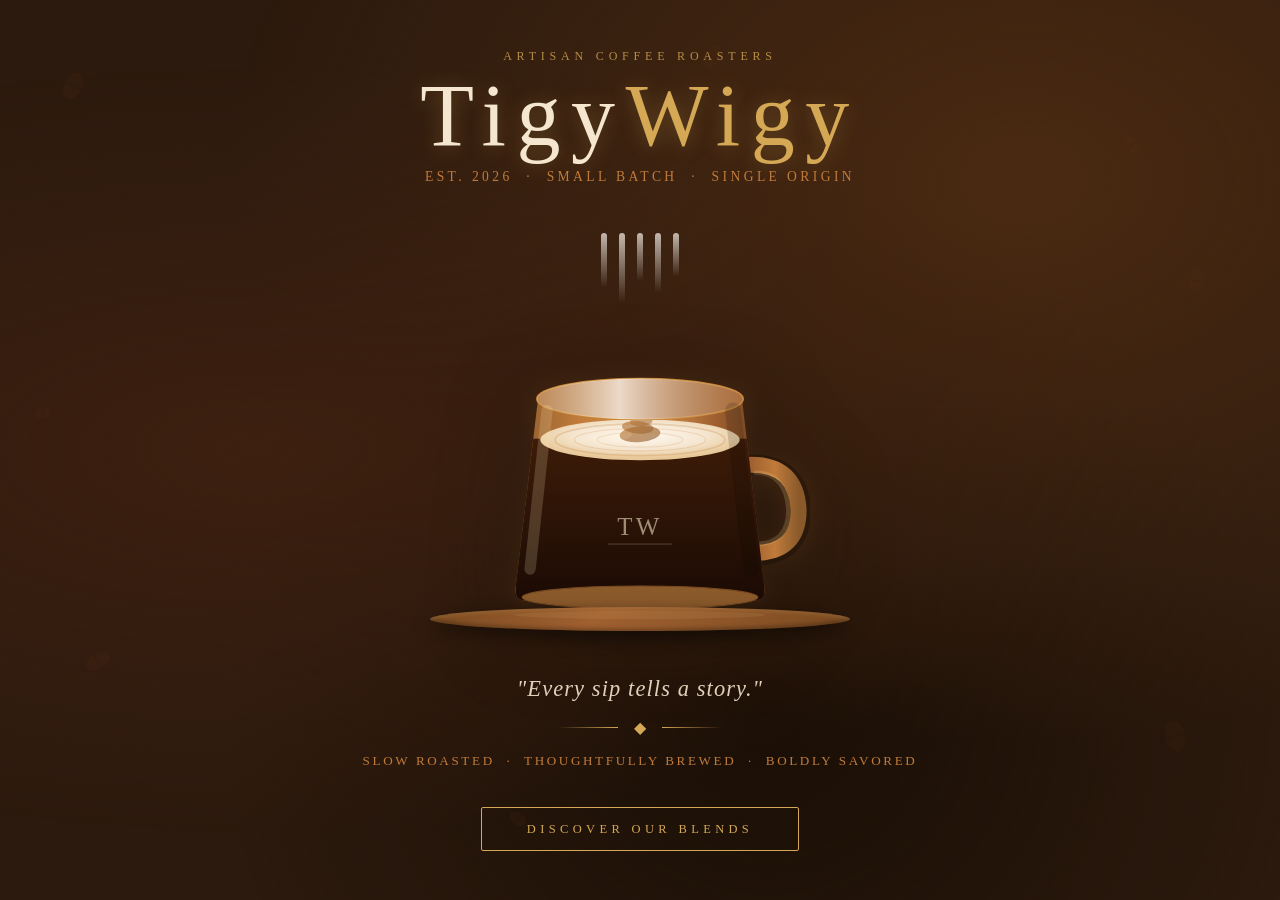
<file: index.html>
<!DOCTYPE html>
<html lang="en">
<head>
  <meta charset="UTF-8" />
  <meta name="viewport" content="width=device-width, initial-scale=1.0" />
  <title>TigyWigy Coffee</title>
  <style>
    /* ── Reset & Base ── */
    *, *::before, *::after { box-sizing: border-box; margin: 0; padding: 0; }

    :root {
      --espresso:   #2C1A0E;
      --roast:      #5C3317;
      --caramel:    #C07B3A;
      --cream:      #F5E6D0;
      --foam:       #FFF8F0;
      --steam:      rgba(255,248,240,0.7);
      --gold:       #D4A854;
      --text-dark:  #1A0F06;
    }

    html, body {
      height: 100%;
      font-family: 'Georgia', serif;
      background: var(--espresso);
      overflow-x: hidden;
    }

    /* ── Background texture ── */
    body::before {
      content: '';
      position: fixed;
      inset: 0;
      background:
        radial-gradient(ellipse at 20% 50%, #3d2010 0%, transparent 60%),
        radial-gradient(ellipse at 80% 20%, #4a2a12 0%, transparent 55%),
        radial-gradient(ellipse at 60% 80%, #1a0f06 0%, transparent 50%);
      pointer-events: none;
    }

    /* ── Layout ── */
    .page {
      min-height: 100vh;
      display: flex;
      flex-direction: column;
      align-items: center;
      justify-content: center;
      padding: 2rem;
      position: relative;
    }

    /* ── Brand header ── */
    .brand {
      text-align: center;
      margin-bottom: 3rem;
    }

    .brand-tag {
      font-size: 0.75rem;
      letter-spacing: 0.4em;
      text-transform: uppercase;
      color: var(--gold);
      opacity: 0.8;
      margin-bottom: 0.5rem;
    }

    .brand-name {
      font-size: clamp(2.8rem, 8vw, 5.5rem);
      font-weight: 400;
      color: var(--cream);
      letter-spacing: 0.12em;
      text-shadow: 0 2px 20px rgba(212,168,84,0.3);
      line-height: 1;
    }

    .brand-name span {
      color: var(--gold);
    }

    .brand-sub {
      font-size: 0.85rem;
      letter-spacing: 0.25em;
      text-transform: uppercase;
      color: var(--caramel);
      margin-top: 0.6rem;
    }

    /* ── Cup scene ── */
    .scene {
      display: flex;
      flex-direction: column;
      align-items: center;
      position: relative;
    }

    /* Steam */
    .steam-wrap {
      display: flex;
      gap: 12px;
      justify-content: center;
      height: 70px;
      margin-bottom: -6px;
    }

    .steam {
      width: 6px;
      border-radius: 3px;
      background: linear-gradient(to top, transparent, var(--steam));
      animation: rise 2.2s ease-in-out infinite;
      transform-origin: bottom center;
    }
    .steam:nth-child(1) { height: 55px; animation-delay: 0s;    animation-duration: 2.0s; }
    .steam:nth-child(2) { height: 70px; animation-delay: 0.4s;  animation-duration: 2.4s; }
    .steam:nth-child(3) { height: 48px; animation-delay: 0.8s;  animation-duration: 1.9s; }
    .steam:nth-child(4) { height: 60px; animation-delay: 1.2s;  animation-duration: 2.2s; }
    .steam:nth-child(5) { height: 44px; animation-delay: 1.6s;  animation-duration: 2.1s; }

    @keyframes rise {
      0%   { opacity: 0;   transform: scaleX(1)   translateY(0);  }
      20%  { opacity: 0.9; }
      60%  { opacity: 0.5; transform: scaleX(1.4) translateY(-18px); }
      100% { opacity: 0;   transform: scaleX(0.8) translateY(-36px); }
    }

    /* Cup SVG */
    .cup-svg {
      width: clamp(200px, 50vw, 340px);
      filter: drop-shadow(0 20px 40px rgba(0,0,0,0.6))
              drop-shadow(0 4px 12px rgba(192,123,58,0.25));
    }

    /* Saucer */
    .saucer {
      width: clamp(240px, 62vw, 420px);
      height: 24px;
      background: linear-gradient(135deg, #7a4a20 0%, #a06030 40%, #7a4a20 100%);
      border-radius: 50%;
      margin-top: -8px;
      box-shadow:
        0 6px 18px rgba(0,0,0,0.5),
        inset 0 2px 4px rgba(255,220,150,0.15),
        inset 0 -2px 4px rgba(0,0,0,0.3);
      position: relative;
    }
    .saucer::after {
      content: '';
      position: absolute;
      top: 4px; left: 50%;
      transform: translateX(-50%);
      width: 60%;
      height: 8px;
      border-radius: 50%;
      background: rgba(255,220,150,0.08);
    }

    /* ── Tagline ── */
    .tagline {
      margin-top: 2.8rem;
      text-align: center;
    }

    .tagline-text {
      font-size: clamp(1rem, 3vw, 1.4rem);
      color: var(--cream);
      font-style: italic;
      opacity: 0.9;
      letter-spacing: 0.05em;
    }

    .tagline-divider {
      display: flex;
      align-items: center;
      gap: 1rem;
      margin: 1rem auto;
      width: fit-content;
    }

    .tagline-divider::before,
    .tagline-divider::after {
      content: '';
      display: block;
      width: 60px;
      height: 1px;
      background: linear-gradient(to right, transparent, var(--gold));
    }
    .tagline-divider::after {
      background: linear-gradient(to left, transparent, var(--gold));
    }

    .tagline-icon { color: var(--gold); font-size: 1rem; }

    .tagline-desc {
      font-size: 0.82rem;
      letter-spacing: 0.2em;
      text-transform: uppercase;
      color: var(--caramel);
      margin-top: 0.4rem;
    }

    /* ── CTA button ── */
    .cta {
      margin-top: 2.4rem;
      display: inline-block;
      padding: 0.85rem 2.8rem;
      border: 1px solid var(--gold);
      color: var(--gold);
      font-size: 0.78rem;
      letter-spacing: 0.35em;
      text-transform: uppercase;
      text-decoration: none;
      border-radius: 2px;
      transition: background 0.3s, color 0.3s;
      cursor: pointer;
      background: transparent;
    }
    .cta:hover {
      background: var(--gold);
      color: var(--espresso);
    }

    /* ── Coffee beans decoration ── */
    .beans {
      position: fixed;
      inset: 0;
      pointer-events: none;
      overflow: hidden;
    }

    .bean {
      position: absolute;
      width: 14px;
      height: 22px;
      border-radius: 50%;
      background: var(--roast);
      opacity: 0.12;
      transform: rotate(var(--r));
    }
    .bean::after {
      content: '';
      position: absolute;
      top: 50%; left: 50%;
      transform: translate(-50%, -50%) rotate(90deg);
      width: 2px;
      height: 60%;
      background: rgba(0,0,0,0.3);
      border-radius: 1px;
    }
  </style>
</head>
<body>

  <!-- scattered bean decorations -->
  <div class="beans" aria-hidden="true">
    <div class="bean" style="top:8%;  left:5%;  --r:25deg;  width:18px; height:28px;"></div>
    <div class="bean" style="top:15%; left:88%; --r:-40deg; width:12px; height:20px;"></div>
    <div class="bean" style="top:72%; left:7%;  --r:60deg;  width:16px; height:26px;"></div>
    <div class="bean" style="top:80%; left:91%; --r:-15deg; width:20px; height:32px;"></div>
    <div class="bean" style="top:45%; left:3%;  --r:80deg;  width:10px; height:16px;"></div>
    <div class="bean" style="top:30%; left:93%; --r:10deg;  width:14px; height:22px;"></div>
    <div class="bean" style="top:90%; left:40%; --r:-55deg; width:12px; height:18px;"></div>
    <div class="bean" style="top:5%;  left:55%; --r:35deg;  width:16px; height:24px;"></div>
  </div>

  <main class="page">

    <!-- Brand -->
    <header class="brand">
      <p class="brand-tag">Artisan Coffee Roasters</p>
      <h1 class="brand-name">Tigy<span>Wigy</span></h1>
      <p class="brand-sub">Est. 2026 &nbsp;·&nbsp; Small Batch &nbsp;·&nbsp; Single Origin</p>
    </header>

    <!-- Cup -->
    <div class="scene">
      <div class="steam-wrap" aria-hidden="true">
        <div class="steam"></div>
        <div class="steam"></div>
        <div class="steam"></div>
        <div class="steam"></div>
        <div class="steam"></div>
      </div>

      <svg class="cup-svg" viewBox="0 0 300 280" xmlns="http://www.w3.org/2000/svg" role="img" aria-label="TigyWigy coffee cup">
        <defs>
          <!-- Cup body gradient -->
          <linearGradient id="cupGrad" x1="0%" y1="0%" x2="100%" y2="0%">
            <stop offset="0%"   stop-color="#8B5A2B"/>
            <stop offset="25%"  stop-color="#C07B3A"/>
            <stop offset="55%"  stop-color="#D4924A"/>
            <stop offset="80%"  stop-color="#A06030"/>
            <stop offset="100%" stop-color="#6B4020"/>
          </linearGradient>

          <!-- Coffee liquid gradient -->
          <linearGradient id="coffeeGrad" x1="0%" y1="0%" x2="0%" y2="100%">
            <stop offset="0%"  stop-color="#3D1C08"/>
            <stop offset="100%" stop-color="#1A0A04"/>
          </linearGradient>

          <!-- Foam gradient -->
          <radialGradient id="foamGrad" cx="50%" cy="40%" r="55%">
            <stop offset="0%"   stop-color="#FFF8F0"/>
            <stop offset="60%"  stop-color="#F5E6D0"/>
            <stop offset="100%" stop-color="#E8C898"/>
          </radialGradient>

          <!-- Latte art gradient -->
          <linearGradient id="artGrad" x1="0%" y1="0%" x2="100%" y2="100%">
            <stop offset="0%"  stop-color="#C07B3A" stop-opacity="0.9"/>
            <stop offset="100%" stop-color="#8B5A2B" stop-opacity="0.7"/>
          </linearGradient>

          <!-- Handle gradient -->
          <linearGradient id="handleGrad" x1="0%" y1="0%" x2="100%" y2="0%">
            <stop offset="0%"   stop-color="#A06030"/>
            <stop offset="50%"  stop-color="#C07B3A"/>
            <stop offset="100%" stop-color="#8B5A2B"/>
          </linearGradient>

          <!-- Rim highlight -->
          <linearGradient id="rimGrad" x1="0%" y1="0%" x2="100%" y2="0%">
            <stop offset="0%"   stop-color="#E8C898" stop-opacity="0.4"/>
            <stop offset="40%"  stop-color="#FFF8F0" stop-opacity="0.8"/>
            <stop offset="100%" stop-color="#C09060" stop-opacity="0.3"/>
          </linearGradient>

          <!-- Cup shadow -->
          <linearGradient id="shadowGrad" x1="0%" y1="0%" x2="0%" y2="100%">
            <stop offset="0%"  stop-color="#1A0A04" stop-opacity="0.4"/>
            <stop offset="100%" stop-color="#1A0A04" stop-opacity="0"/>
          </linearGradient>

          <clipPath id="cupClip">
            <path d="M 60 90 L 40 258 Q 40 268 50 268 L 250 268 Q 260 268 260 258 L 240 90 Z"/>
          </clipPath>
        </defs>

        <!-- Handle shadow -->
        <path d="M 248 148 Q 290 148 292 188 Q 292 228 250 228"
              fill="none" stroke="rgba(0,0,0,0.25)" stroke-width="18" stroke-linecap="round"/>

        <!-- Handle -->
        <path d="M 248 148 Q 288 148 290 188 Q 290 226 250 226"
              fill="none" stroke="url(#handleGrad)" stroke-width="14" stroke-linecap="round"/>
        <!-- Handle inner highlight -->
        <path d="M 252 155 Q 279 155 281 188 Q 281 218 252 218"
              fill="none" stroke="rgba(255,220,150,0.18)" stroke-width="4" stroke-linecap="round"/>

        <!-- Cup body -->
        <path d="M 60 90 L 40 258 Q 40 268 50 268 L 250 268 Q 260 268 260 258 L 240 90 Z"
              fill="url(#cupGrad)"/>

        <!-- Coffee liquid (inside cup) -->
        <g clip-path="url(#cupClip)">
          <!-- Dark coffee base -->
          <rect x="40" y="125" width="220" height="145" fill="url(#coffeeGrad)"/>

          <!-- Foam layer -->
          <ellipse cx="150" cy="126" rx="88" ry="18" fill="url(#foamGrad)"/>

          <!-- Latte art — leaf/rosetta design -->
          <!-- Central stem -->
          <path d="M 150 138 Q 150 118 150 108"
                fill="none" stroke="url(#artGrad)" stroke-width="3" stroke-linecap="round"/>

          <!-- Leaf petals -->
          <ellipse cx="150" cy="121" rx="18" ry="7" fill="url(#artGrad)" opacity="0.85" transform="rotate(-5 150 121)"/>
          <ellipse cx="148" cy="115" rx="14" ry="5.5" fill="url(#artGrad)" opacity="0.75" transform="rotate(5 148 115)"/>
          <ellipse cx="151" cy="110" rx="10" ry="4" fill="url(#artGrad)" opacity="0.65" transform="rotate(-3 151 110)"/>

          <!-- Ripple rings on foam -->
          <ellipse cx="150" cy="126" rx="75" ry="14" fill="none"
                   stroke="rgba(192,123,58,0.25)" stroke-width="1.5"/>
          <ellipse cx="150" cy="126" rx="58" ry="10" fill="none"
                   stroke="rgba(192,123,58,0.2)"  stroke-width="1"/>
          <ellipse cx="150" cy="126" rx="38" ry="6.5" fill="none"
                   stroke="rgba(192,123,58,0.18)" stroke-width="1"/>

          <!-- Highlight sheen on coffee surface -->
          <ellipse cx="125" cy="124" rx="18" ry="5" fill="rgba(255,240,210,0.12)" transform="rotate(-10 125 124)"/>
        </g>

        <!-- Cup rim top ellipse -->
        <ellipse cx="150" cy="90" rx="91" ry="18"
                 fill="#A06030" stroke="#C8883A" stroke-width="1.5"/>
        <ellipse cx="150" cy="90" rx="91" ry="18"
                 fill="url(#rimGrad)"/>

        <!-- Cup body sheen / left highlight -->
        <path d="M 68 100 L 53 240"
              stroke="rgba(255,230,180,0.18)" stroke-width="10" stroke-linecap="round"/>

        <!-- Right shadow on cup -->
        <path d="M 232 100 L 248 240"
              stroke="rgba(0,0,0,0.15)" stroke-width="14" stroke-linecap="round"/>

        <!-- Bottom ellipse -->
        <ellipse cx="150" cy="265" rx="104" ry="10"
                 fill="#8B5A2B" stroke="#7A4A20" stroke-width="1"/>

        <!-- Brand logo on cup -->
        <text x="150" y="210" text-anchor="middle"
              font-family="Georgia, serif"
              font-size="22" font-weight="400" letter-spacing="3"
              fill="rgba(255,240,210,0.55)">TW</text>

        <!-- Decorative line under logo -->
        <line x1="122" y1="218" x2="178" y2="218"
              stroke="rgba(255,240,210,0.25)" stroke-width="0.8"/>
      </svg>

      <div class="saucer"></div>
    </div>

    <!-- Tagline -->
    <div class="tagline">
      <p class="tagline-text">"Every sip tells a story."</p>
      <div class="tagline-divider">
        <span class="tagline-icon">&#9670;</span>
      </div>
      <p class="tagline-desc">Slow roasted &nbsp;·&nbsp; Thoughtfully brewed &nbsp;·&nbsp; Boldly savored</p>
      <a class="cta" href="#">Discover Our Blends</a>
    </div>

  </main>

</body>
</html>
</file>
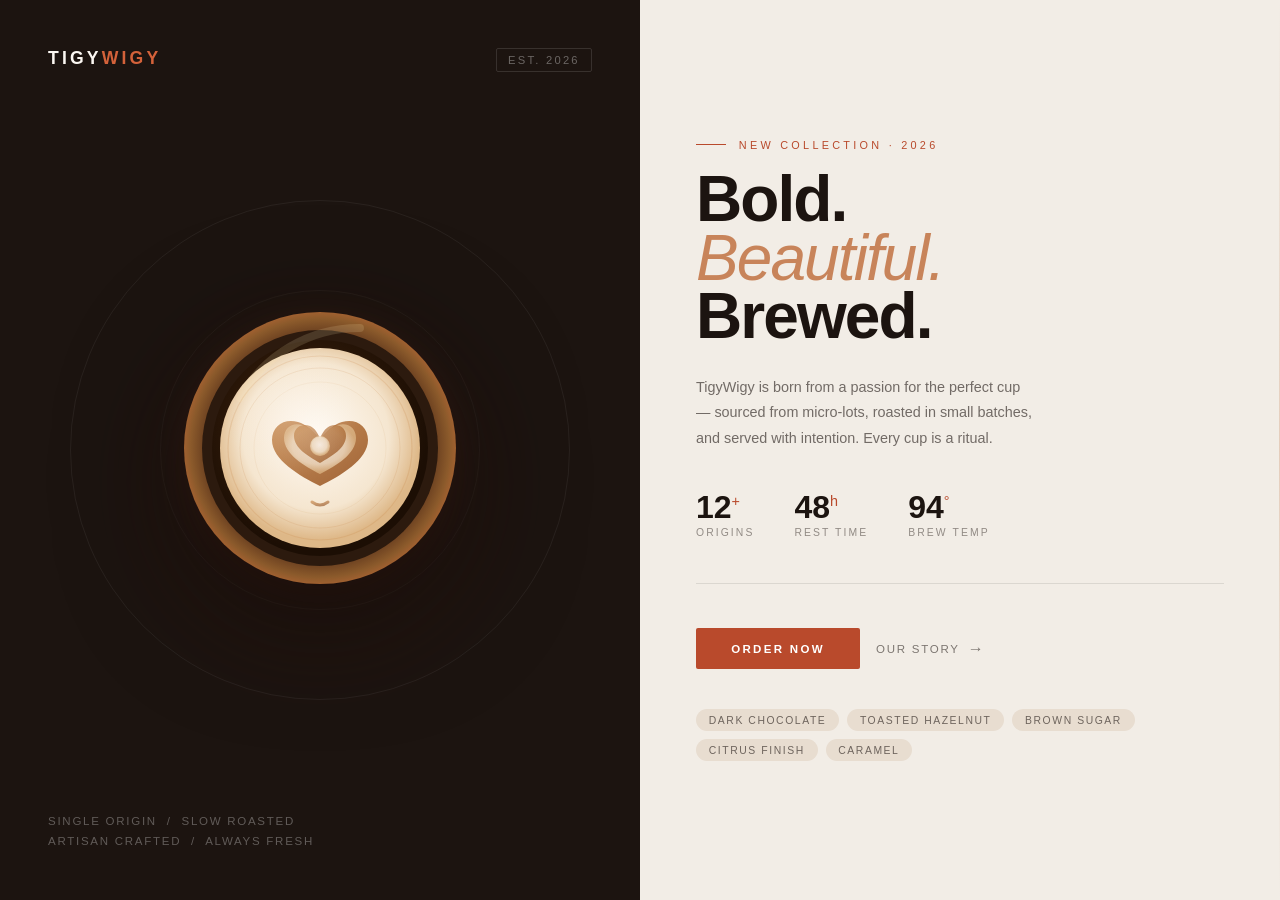
<file: design2.html>
<!DOCTYPE html>
<html lang="en">
<head>
  <meta charset="UTF-8" />
  <meta name="viewport" content="width=device-width, initial-scale=1.0" />
  <title>TigyWigy Coffee — Design II</title>
  <style>
    *, *::before, *::after { box-sizing: border-box; margin: 0; padding: 0; }

    :root {
      --bg:       #F2EDE6;
      --sand:     #E8DDD0;
      --ink:      #1C1410;
      --rust:     #B94A2C;
      --terracota:#D4623A;
      --clay:     #C8845A;
      --warm-wht: #FBF7F2;
      --accent:   #B94A2C;
    }

    html, body {
      height: 100%;
      font-family: 'Helvetica Neue', Helvetica, Arial, sans-serif;
      background: var(--bg);
      color: var(--ink);
    }

    /* ── Grid layout ── */
    .page {
      min-height: 100vh;
      display: grid;
      grid-template-columns: 1fr 1fr;
      grid-template-rows: 1fr;
    }

    /* ── Left panel ── */
    .left {
      background: var(--ink);
      display: flex;
      flex-direction: column;
      justify-content: space-between;
      padding: 3rem;
      position: relative;
      overflow: hidden;
    }

    /* big circle decoration */
    .left::before {
      content: '';
      position: absolute;
      width: 500px; height: 500px;
      border-radius: 50%;
      border: 1px solid rgba(255,255,255,0.06);
      top: 50%; left: 50%;
      transform: translate(-50%, -50%);
    }
    .left::after {
      content: '';
      position: absolute;
      width: 320px; height: 320px;
      border-radius: 50%;
      border: 1px solid rgba(255,255,255,0.04);
      top: 50%; left: 50%;
      transform: translate(-50%, -50%);
    }

    .left-top {
      display: flex;
      justify-content: space-between;
      align-items: flex-start;
      position: relative;
      z-index: 1;
    }

    .logo-mark {
      font-size: 1.1rem;
      font-weight: 700;
      letter-spacing: 0.18em;
      color: var(--warm-wht);
    }
    .logo-mark span { color: var(--terracota); }

    .year-badge {
      font-size: 0.7rem;
      letter-spacing: 0.2em;
      color: rgba(255,255,255,0.35);
      text-transform: uppercase;
      border: 1px solid rgba(255,255,255,0.12);
      padding: 0.3rem 0.7rem;
      border-radius: 2px;
    }

    /* Cup scene — centered in left panel */
    .cup-center {
      position: absolute;
      top: 50%; left: 50%;
      transform: translate(-50%, -50%);
      z-index: 2;
    }

    /* Top-down cup view */
    .cup-topdown {
      width: clamp(200px, 30vw, 280px);
      filter: drop-shadow(0 30px 60px rgba(0,0,0,0.7))
              drop-shadow(0 8px 16px rgba(185,74,44,0.2));
      animation: float 4s ease-in-out infinite;
    }

    @keyframes float {
      0%, 100% { transform: translateY(0); }
      50%       { transform: translateY(-10px); }
    }

    .left-bottom {
      position: relative;
      z-index: 1;
    }

    .left-quote {
      font-size: 0.72rem;
      letter-spacing: 0.15em;
      text-transform: uppercase;
      color: rgba(255,255,255,0.3);
      line-height: 1.8;
    }

    /* ── Right panel ── */
    .right {
      background: var(--bg);
      display: flex;
      flex-direction: column;
      justify-content: center;
      padding: 4rem 3.5rem;
      position: relative;
    }

    .right::before {
      content: '';
      position: absolute;
      top: 0; right: 0;
      width: 1px; height: 100%;
      background: linear-gradient(to bottom, transparent, var(--clay), transparent);
      opacity: 0.3;
    }

    .eyebrow {
      display: flex;
      align-items: center;
      gap: 0.8rem;
      margin-bottom: 1.2rem;
    }
    .eyebrow-line {
      width: 30px; height: 1px;
      background: var(--rust);
    }
    .eyebrow-text {
      font-size: 0.68rem;
      letter-spacing: 0.3em;
      text-transform: uppercase;
      color: var(--rust);
    }

    .headline {
      font-size: clamp(3rem, 5vw, 5.5rem);
      font-weight: 800;
      line-height: 0.92;
      letter-spacing: -0.03em;
      color: var(--ink);
      margin-bottom: 1.8rem;
    }
    .headline em {
      font-style: italic;
      font-weight: 300;
      color: var(--clay);
    }

    .body-text {
      font-size: 0.9rem;
      line-height: 1.75;
      color: rgba(28,20,16,0.6);
      max-width: 340px;
      margin-bottom: 2.5rem;
    }

    /* Stats row */
    .stats {
      display: flex;
      gap: 2.5rem;
      margin-bottom: 2.8rem;
      padding-bottom: 2.8rem;
      border-bottom: 1px solid rgba(28,20,16,0.1);
    }
    .stat-num {
      font-size: 2rem;
      font-weight: 800;
      color: var(--ink);
      line-height: 1;
    }
    .stat-num sup {
      font-size: 0.9rem;
      font-weight: 400;
      color: var(--rust);
    }
    .stat-label {
      font-size: 0.65rem;
      letter-spacing: 0.2em;
      text-transform: uppercase;
      color: rgba(28,20,16,0.45);
      margin-top: 0.25rem;
    }

    /* Buttons */
    .actions { display: flex; gap: 1rem; align-items: center; }

    .btn-primary {
      display: inline-block;
      padding: 0.9rem 2.2rem;
      background: var(--rust);
      color: #fff;
      font-size: 0.72rem;
      font-weight: 600;
      letter-spacing: 0.2em;
      text-transform: uppercase;
      text-decoration: none;
      border: none;
      border-radius: 2px;
      cursor: pointer;
      transition: background 0.25s;
    }
    .btn-primary:hover { background: var(--terracota); }

    .btn-ghost {
      display: inline-flex;
      align-items: center;
      gap: 0.5rem;
      font-size: 0.72rem;
      letter-spacing: 0.15em;
      text-transform: uppercase;
      color: var(--ink);
      text-decoration: none;
      opacity: 0.55;
      transition: opacity 0.2s;
    }
    .btn-ghost:hover { opacity: 1; }
    .btn-ghost-arrow { font-size: 1rem; }

    /* Flavor tags */
    .flavors {
      display: flex;
      flex-wrap: wrap;
      gap: 0.5rem;
      margin-top: 2.5rem;
    }
    .flavor-tag {
      font-size: 0.65rem;
      letter-spacing: 0.15em;
      text-transform: uppercase;
      padding: 0.35rem 0.8rem;
      border-radius: 100px;
      background: var(--sand);
      color: rgba(28,20,16,0.6);
    }

    /* ── Responsive ── */
    @media (max-width: 700px) {
      .page { grid-template-columns: 1fr; grid-template-rows: auto auto; }
      .left  { min-height: 60vw; padding: 2rem; }
      .right { padding: 2.5rem 2rem; }
      .cup-topdown { width: 160px; }
      .headline { font-size: 2.8rem; }
      .stats { gap: 1.5rem; }
    }
  </style>
</head>
<body>

<main class="page">

  <!-- ── LEFT ── -->
  <section class="left">
    <div class="left-top">
      <div class="logo-mark">TIGY<span>WIGY</span></div>
      <div class="year-badge">Est. 2026</div>
    </div>

    <div class="cup-center">
      <svg class="cup-topdown" viewBox="0 0 280 280" xmlns="http://www.w3.org/2000/svg"
           role="img" aria-label="Top-down view of a TigyWigy coffee cup with latte art">
        <defs>
          <!-- Outer cup ring -->
          <radialGradient id="cupRing" cx="50%" cy="50%" r="50%">
            <stop offset="70%"  stop-color="#4A2E1A"/>
            <stop offset="85%"  stop-color="#6B4020"/>
            <stop offset="95%"  stop-color="#8B5A2B"/>
            <stop offset="100%" stop-color="#A06030"/>
          </radialGradient>

          <!-- Coffee surface -->
          <radialGradient id="coffeeSurface" cx="45%" cy="42%" r="55%">
            <stop offset="0%"  stop-color="#4A2A10"/>
            <stop offset="100%" stop-color="#1C0E04"/>
          </radialGradient>

          <!-- Foam -->
          <radialGradient id="foam2" cx="48%" cy="44%" r="52%">
            <stop offset="0%"  stop-color="#FFFAF4"/>
            <stop offset="70%" stop-color="#F5E6D0"/>
            <stop offset="100%" stop-color="#DEB888"/>
          </radialGradient>

          <!-- Latte art brown -->
          <linearGradient id="latteBrown" x1="0%" y1="0%" x2="100%" y2="100%">
            <stop offset="0%"  stop-color="#C07B3A"/>
            <stop offset="100%" stop-color="#8B4513"/>
          </linearGradient>

          <!-- Highlight glare -->
          <radialGradient id="glare" cx="35%" cy="30%" r="35%">
            <stop offset="0%"  stop-color="rgba(255,250,245,0.22)"/>
            <stop offset="100%" stop-color="rgba(255,250,245,0)"/>
          </radialGradient>
        </defs>

        <!-- Outer ceramic rim -->
        <circle cx="140" cy="140" r="136" fill="url(#cupRing)"/>

        <!-- Inner cup wall -->
        <circle cx="140" cy="140" r="118" fill="#2C1A0E"/>

        <!-- Coffee surface -->
        <circle cx="140" cy="140" r="108" fill="url(#coffeeSurface)"/>

        <!-- Foam circle -->
        <circle cx="140" cy="140" r="100" fill="url(#foam2)"/>

        <!-- Latte art — tulip / heart pattern -->
        <!-- Outer heart base -->
        <path d="M 140 178
                 C 120 168, 92 152, 92 132
                 C 92 118, 104 110, 118 114
                 C 126 116, 134 124, 140 132
                 C 146 124, 154 116, 162 114
                 C 176 110, 188 118, 188 132
                 C 188 152, 160 168, 140 178 Z"
              fill="url(#latteBrown)" opacity="0.82"/>

        <!-- Second petal layer -->
        <path d="M 140 166
                 C 124 158, 104 146, 104 130
                 C 104 120, 112 114, 122 117
                 C 130 119, 136 126, 140 132
                 C 144 126, 150 119, 158 117
                 C 168 114, 176 120, 176 130
                 C 176 146, 156 158, 140 166 Z"
              fill="url(#foam2)" opacity="0.75"/>

        <!-- Third layer -->
        <path d="M 140 155
                 C 128 148, 114 140, 114 128
                 C 114 120, 121 115, 130 118
                 C 135 120, 138 126, 140 130
                 C 142 126, 145 120, 150 118
                 C 159 115, 166 120, 166 128
                 C 166 140, 152 148, 140 155 Z"
              fill="url(#latteBrown)" opacity="0.7"/>

        <!-- Core dot -->
        <circle cx="140" cy="138" r="10" fill="url(#foam2)" opacity="0.85"/>

        <!-- Stem line -->
        <path d="M 140 178 L 140 195"
              stroke="url(#latteBrown)" stroke-width="4" stroke-linecap="round" opacity="0.7"/>
        <!-- Stem flare -->
        <path d="M 132 194 Q 140 200 148 194"
              stroke="url(#latteBrown)" stroke-width="3" stroke-linecap="round" fill="none" opacity="0.6"/>

        <!-- Foam concentric rings (subtle) -->
        <circle cx="140" cy="140" r="92"  fill="none" stroke="rgba(192,123,58,0.18)" stroke-width="1.2"/>
        <circle cx="140" cy="140" r="80"  fill="none" stroke="rgba(192,123,58,0.14)" stroke-width="1"/>
        <circle cx="140" cy="140" r="66"  fill="none" stroke="rgba(192,123,58,0.10)" stroke-width="0.8"/>

        <!-- Glare highlight -->
        <circle cx="140" cy="140" r="100" fill="url(#glare)"/>

        <!-- Rim shine -->
        <path d="M 60 90 A 136 136 0 0 1 180 20"
              fill="none" stroke="rgba(255,230,180,0.15)" stroke-width="8" stroke-linecap="round"/>
      </svg>
    </div>

    <div class="left-bottom">
      <p class="left-quote">
        Single origin &nbsp;/&nbsp; Slow roasted<br/>
        Artisan crafted &nbsp;/&nbsp; Always fresh
      </p>
    </div>
  </section>

  <!-- ── RIGHT ── -->
  <section class="right">

    <div class="eyebrow">
      <div class="eyebrow-line"></div>
      <span class="eyebrow-text">New Collection · 2026</span>
    </div>

    <h1 class="headline">
      Bold.<br/>
      <em>Beautiful.</em><br/>
      Brewed.
    </h1>

    <p class="body-text">
      TigyWigy is born from a passion for the perfect cup —
      sourced from micro-lots, roasted in small batches,
      and served with intention. Every cup is a ritual.
    </p>

    <div class="stats">
      <div>
        <div class="stat-num">12<sup>+</sup></div>
        <div class="stat-label">Origins</div>
      </div>
      <div>
        <div class="stat-num">48<sup>h</sup></div>
        <div class="stat-label">Rest time</div>
      </div>
      <div>
        <div class="stat-num">94<sup>°</sup></div>
        <div class="stat-label">Brew temp</div>
      </div>
    </div>

    <div class="actions">
      <a class="btn-primary" href="#">Order Now</a>
      <a class="btn-ghost" href="#">
        Our Story <span class="btn-ghost-arrow">&#8594;</span>
      </a>
    </div>

    <div class="flavors">
      <span class="flavor-tag">Dark Chocolate</span>
      <span class="flavor-tag">Toasted Hazelnut</span>
      <span class="flavor-tag">Brown Sugar</span>
      <span class="flavor-tag">Citrus Finish</span>
      <span class="flavor-tag">Caramel</span>
    </div>

  </section>

</main>

</body>
</html>
</file>
